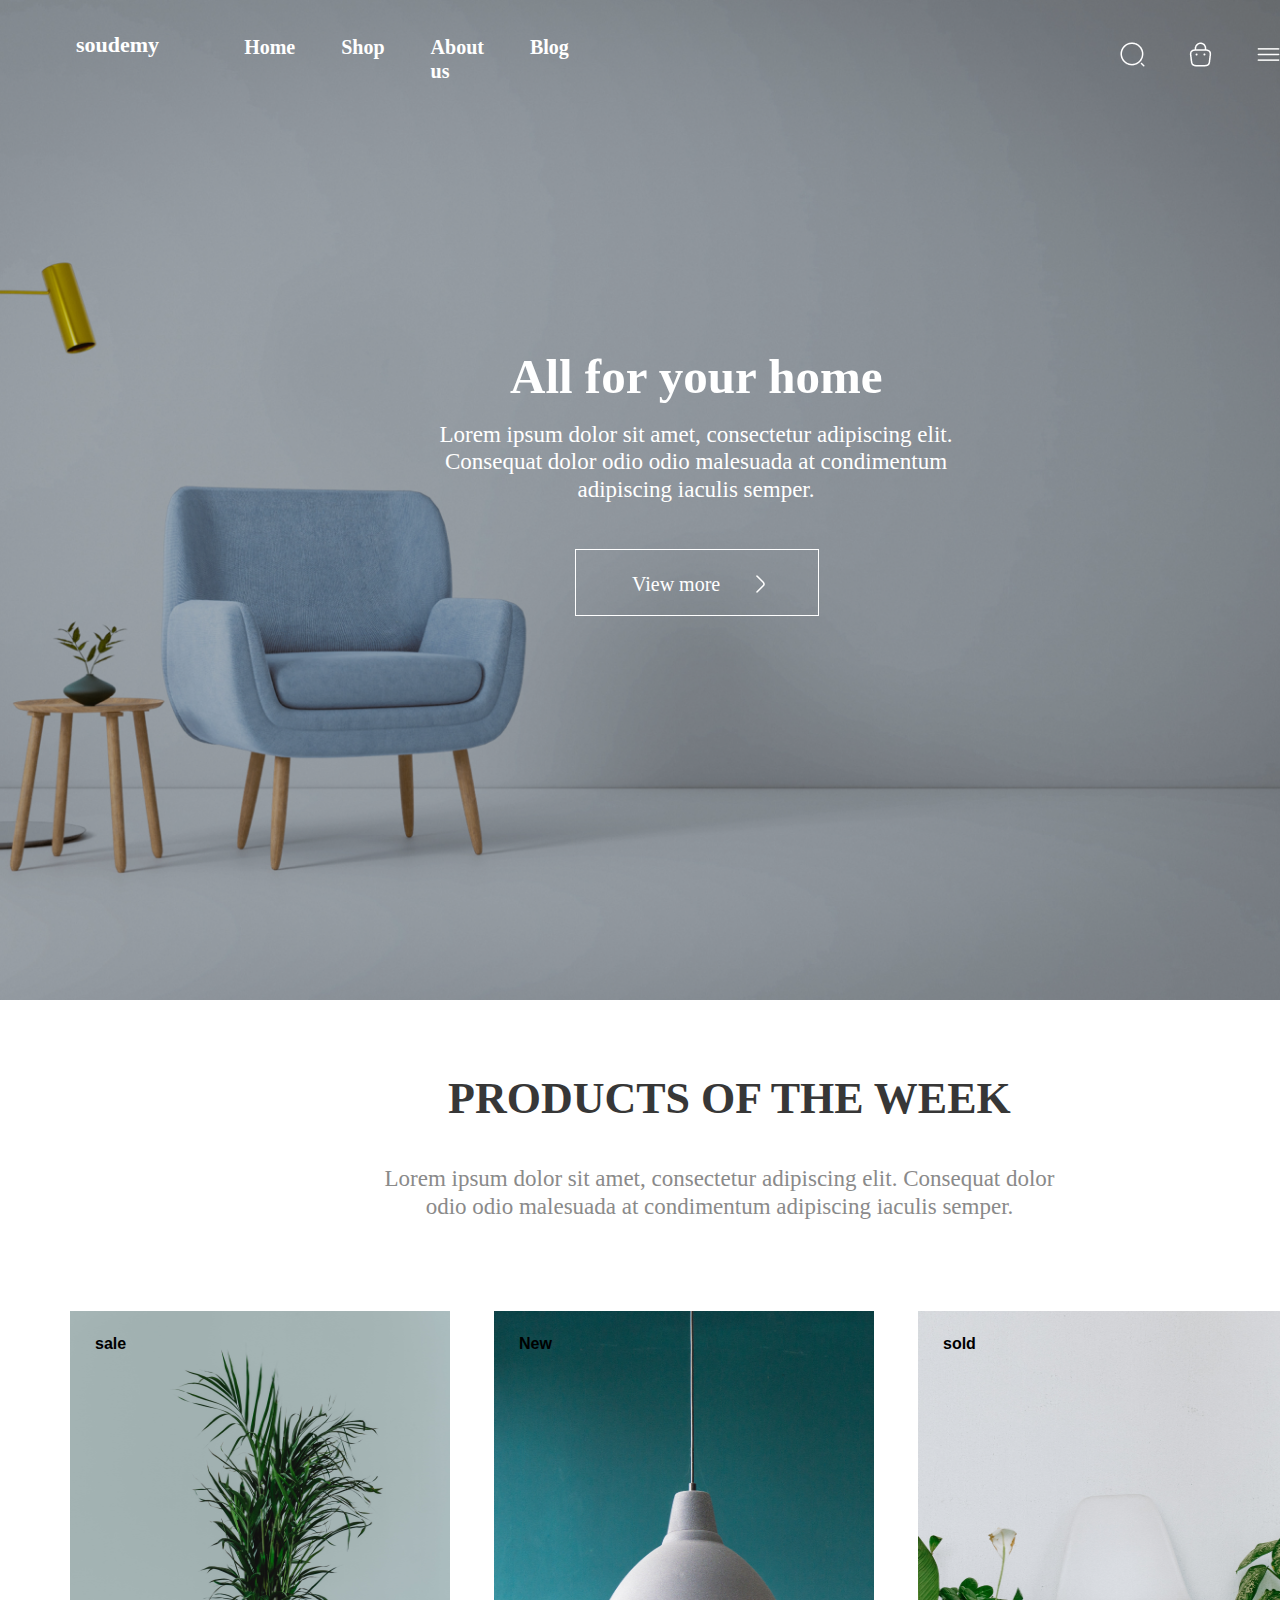
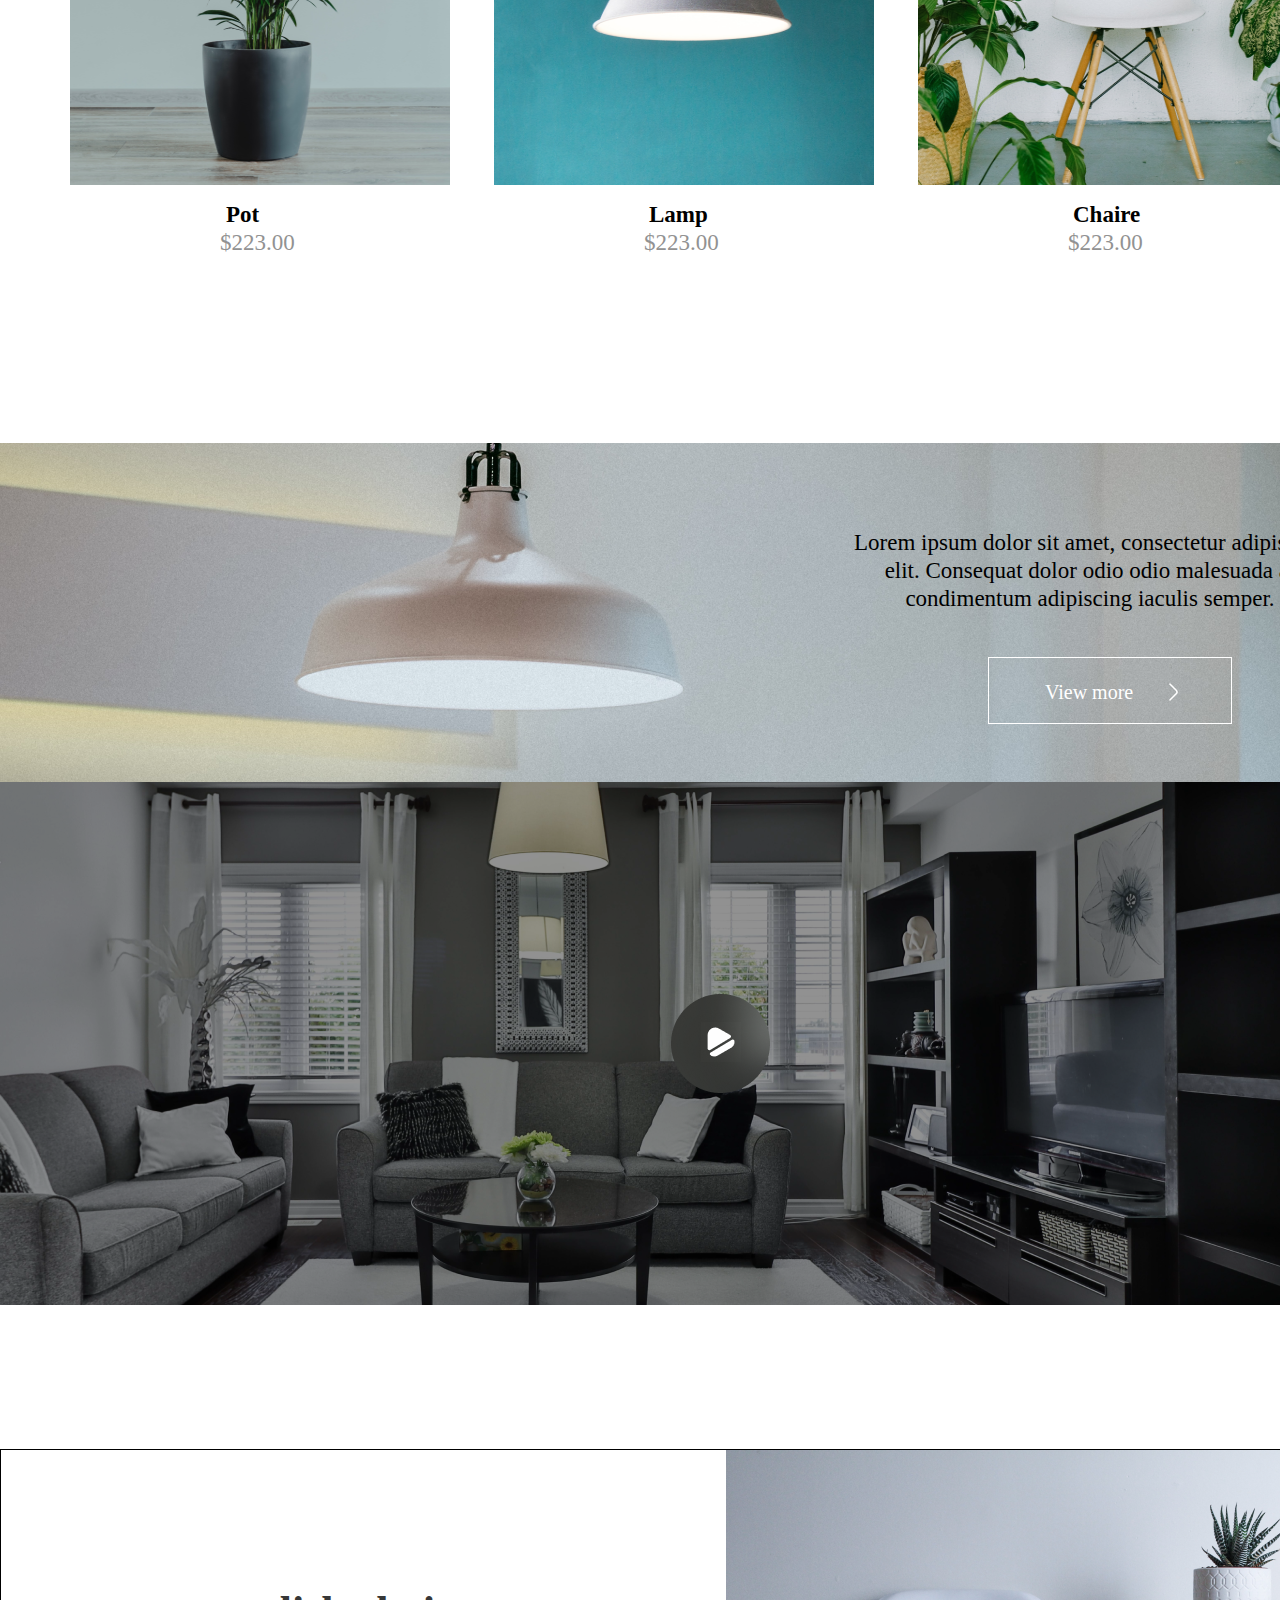
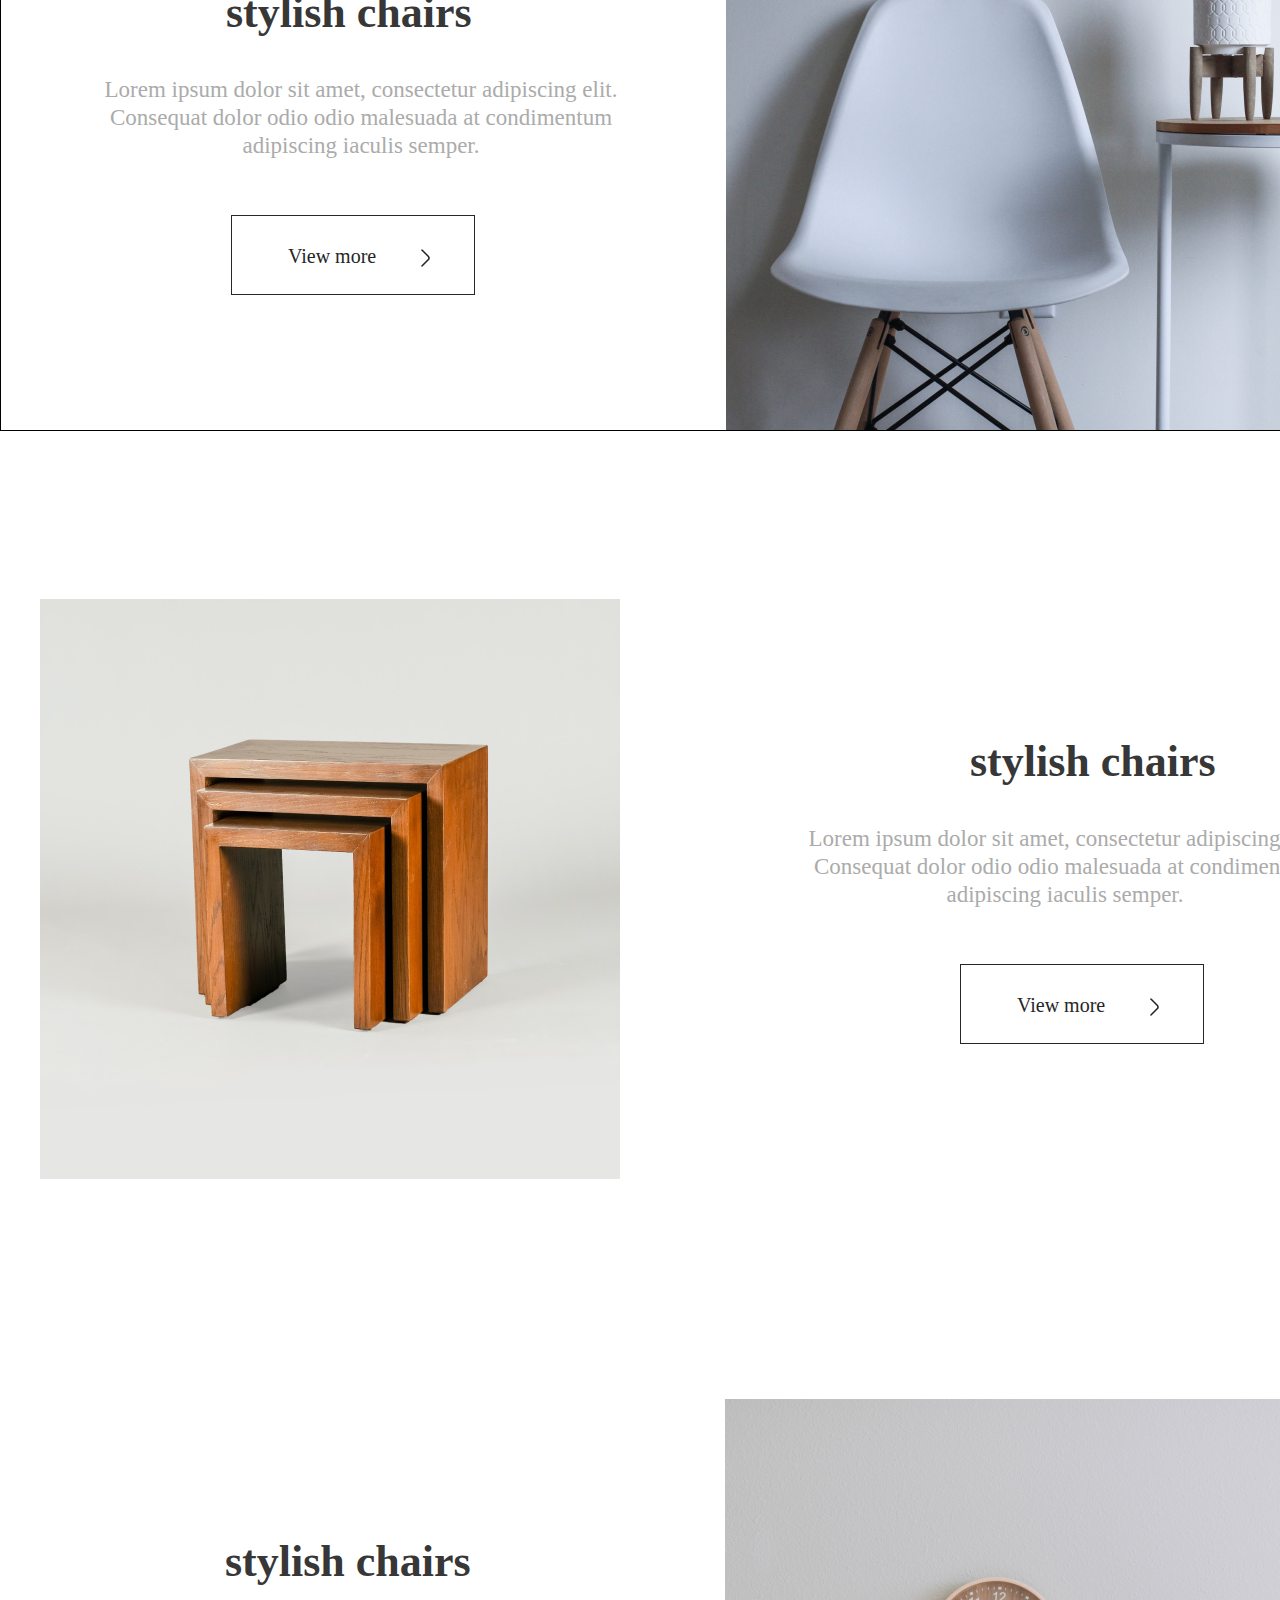
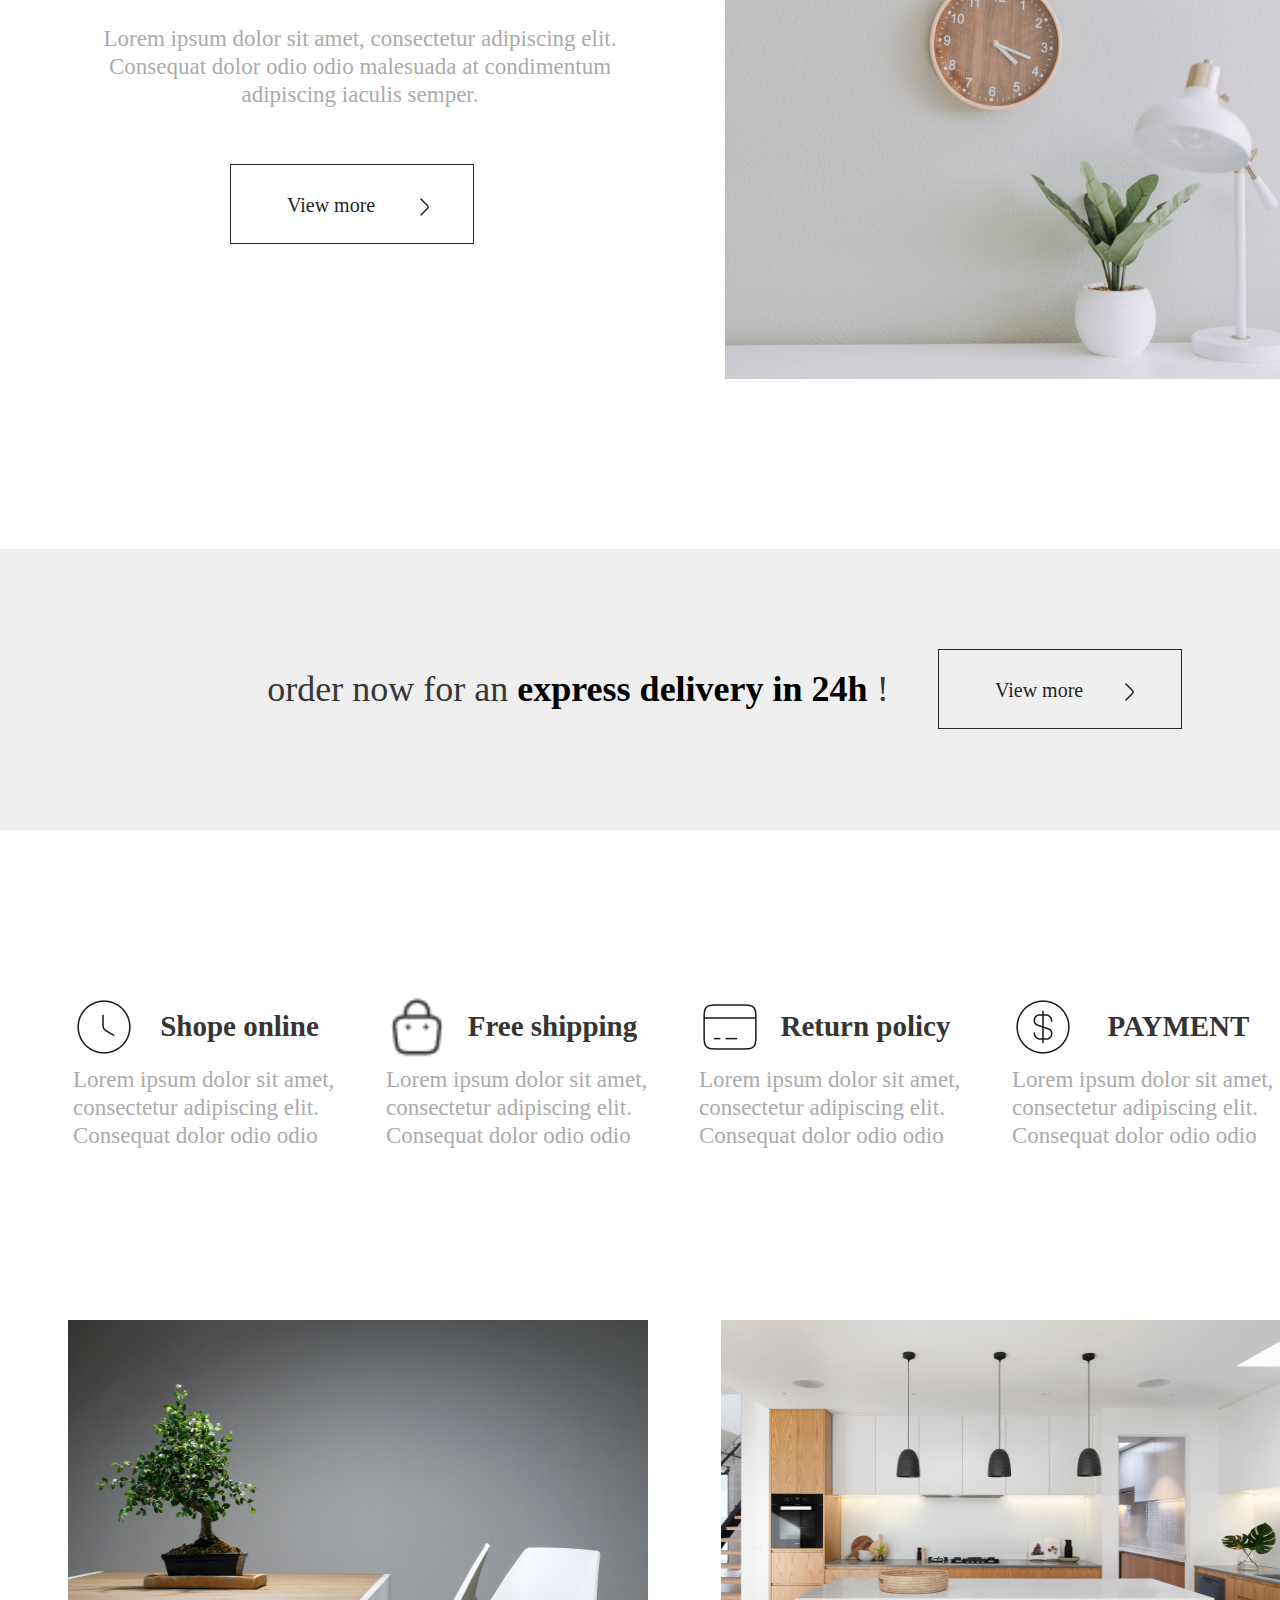
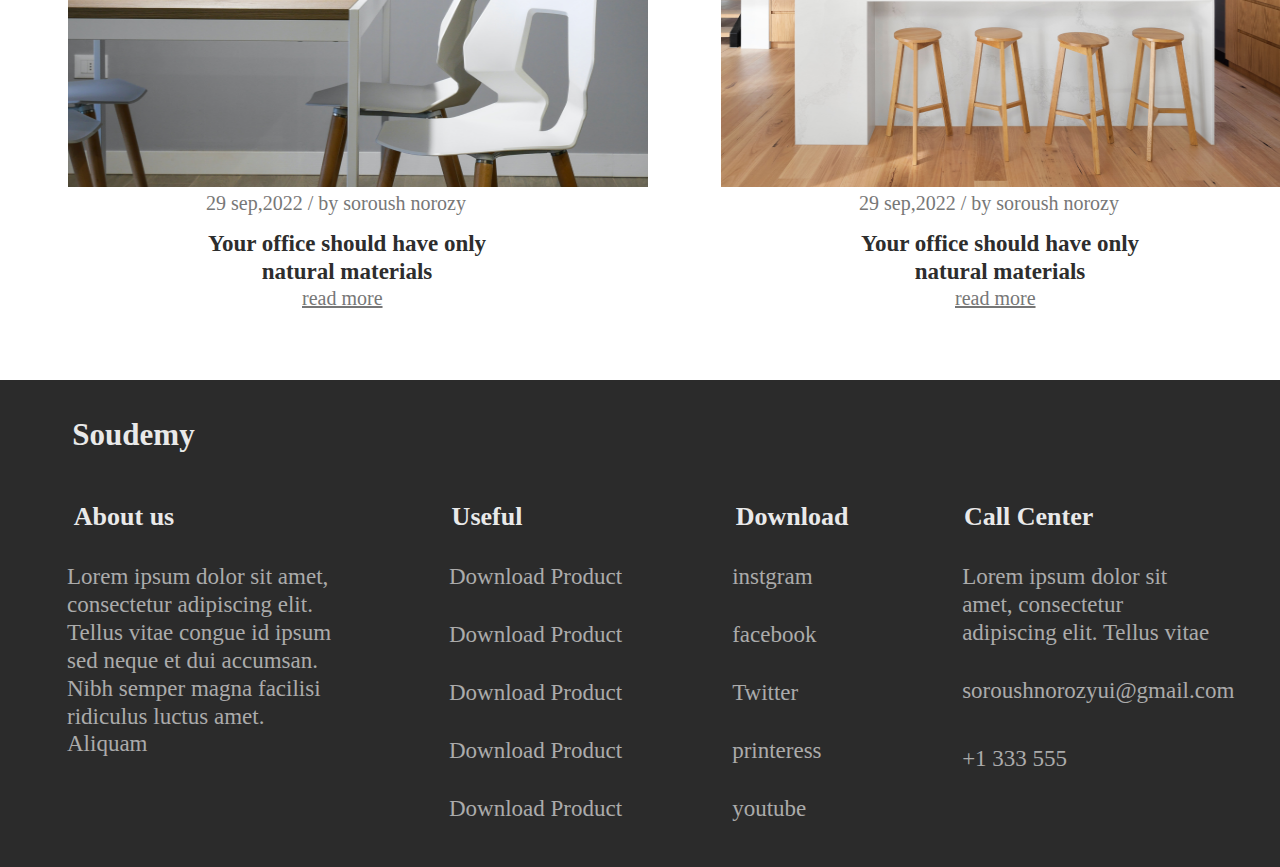
<file: index.html>
<!DOCTYPE html>
<html lang="en">
<head>
    <meta charset="UTF-8">
    <meta name="viewport" content="width=device-width, initial-scale=1.0">
    <title>Furniture website</title>
    <link rel="stylesheet" href="index.css">
</head>
<body>
    <main>
        <header>
            <!-- Navbar content -->
            <nav class="navbar">
                <h4>soudemy</h4>
               <div class="nav">
                 <a href="index.html" class="item">Home</a>
                   <div class="dropdown">
                        <a href="" class="item">Shop</a>
                        <div class="dropdown-content">
                            <a href="shope.html">shope</a>
                        </div>
                    </div>
                    <a href="About.html" class="item">About us</a>
                    <div class="dropdown">
                        <a href="" class="item">Blog</a>
                        <div class="dropdown-content">
                            <a href="bloge.html">blog1</a>
                        </div>
                    </div>
                </div>
                <div class="phonav">
                    <img src="Home/search-normal.png" alt="">
                    <img src="Home/bag-2 (2).png" alt="">
                    <img src="Home/menu.png" alt="">
                </div>
            </nav>
            <div>
                <h1 class="htext">All for your home</h1>
                <p class="parag">
                    Lorem ipsum dolor sit amet, consectetur adipiscing elit.
                     Consequat dolor odio odio malesuada at condimentum
                    adipiscing iaculis semper.
                </p>
                <div class="divbtn">
                    <span>View more</span>
                    <img src="Home/arrow-right.png" alt="#">
                </div>
            </div>
        </header>
        <section class="sec1">
            <h1>PRODUCTS OF THE WEEK</h1>
            <p>
                Lorem ipsum dolor sit amet, consectetur adipiscing elit. Consequat
                dolor odio odio malesuada at condimentum adipiscing iaculis
                semper.   
            </p>
            <div class="cell1">
                <div>
                    <img src="Home/Rectangle 6.png" alt="" class="img">
                    <h4 class="tag">sale</h4> <br>
                    <span id="name">Pot</span> <br>
                    <span id="price">$223.00</span>
                </div>
                <div>
                    <img src="Home/Rectangle 7.png" alt="" class="img">
                    <h4 class="tag">New</h4> <br>
                    <span id="name">Lamp</span> <br>
                    <span id="price">$223.00</span>
                </div>
                <div>
                    <img src="Home/Rectangle 5.png" alt="" class="img">
                    <h4 class="tag">sold</h4> <br>
                    <span id="name">Chaire</span> <br>
                    <span id="price">$223.00</span>
                </div>
            </div>
           
        </section>
        <section class="sec2">
            <p>
                Lorem ipsum dolor sit amet, consectetur adipiscing elit. 
                Consequat dolor odio odio malesuada at condimentum
                 adipiscing iaculis semper.
            </p>
            <div class="divbtn divbtn1">
                <span>View more</span>
                <img src="Home/arrow-right.png" alt="#">
            </div>
        </section>
        <section class="sec3">
            <img src="Home/Ellipse 1.png" alt="">
            <img src="Home/play.png" alt="" id="play">
        </section>
        <section class="sec4">
            <div class="cell2">
               <div class="minicell">
                    <h2>stylish chairs</h2>
                    <p>
                        Lorem ipsum dolor sit amet, consectetur adipiscing elit.
                        Consequat dolor odio odio malesuada at condimentum
                        adipiscing iaculis semper.
                    </p>
                    <div class="divbtn3">
                        <span>View more</span>
                        <img src="Home/arrow-right (3).png" alt="#" id="img">
                    </div>
               </div>
                <img src="Home/Rectangle 11.png" alt="">
            </div>
            <div class="cell3">
                <img src="Home/Rectangle 13.png" alt="">
                <div class="minicell">
                    <h2>stylish chairs</h2>
                    <p>
                        Lorem ipsum dolor sit amet, consectetur adipiscing elit.
                        Consequat dolor odio odio malesuada at condimentum
                        adipiscing iaculis semper.
                    </p>
                    <div class="divbtn3">
                        <span>View more</span>
                        <img src="Home/arrow-right (3).png" alt="#" id="img">
                    </div>
               </div>
            </div>
            <div class="cell4">
                <div class="minicell">
                    <h2>stylish chairs</h2>
                    <p>
                        Lorem ipsum dolor sit amet, consectetur adipiscing elit.
                        Consequat dolor odio odio malesuada at condimentum
                        adipiscing iaculis semper.
                    </p>
                    <div class="divbtn3">
                        <span>View more</span>
                        <img src="Home/arrow-right (3).png" alt="#" id="img">
                    </div>
               </div>
                <img src="Home/Rectangle 15 (1).png" alt="">
            </div>
        </section>
        <section class="sec5">
            <div>
                <p>order now for an <span class="dark">express delivery in 24h</span> !</p>
                <div class="divbtn3">
                    <span>View more</span>
                    <img src="Home/arrow-right (3).png" alt="#" id="img4">
                </div>
            </div>
        </section>
        <section class="sec6">
            <div class="cell5">
               <div>
                    <img src="Home/clock.png" alt="">
                    <span>Shope online</span>
               </div>
                <p>
                    Lorem ipsum dolor sit amet,
                    consectetur adipiscing elit.
                     Consequat dolor odio odio 
                </p>
            </div>
            <div class="cell5">
                <div>
                    <img src="Home/bag-2.png" alt="">
                    <span>Free shipping</span>
                </div>
                <p>
                    Lorem ipsum dolor sit amet,
                    consectetur adipiscing elit.
                     Consequat dolor odio odio 
                </p>
            </div>
            <div class="cell5">
                <div>
                    <img src="Home/card.png" alt="">
                    <span>Return policy</span>
                </div>
                <p>
                    Lorem ipsum dolor sit amet,
                    consectetur adipiscing elit.
                     Consequat dolor odio odio 
                </p>
            </div>
            <div class="cell5">
               <div>
                <img src="Home/dollar-circle.png" alt="">
                <span id="">PAYMENT</span>
               </div>
                <p>
                    Lorem ipsum dolor sit amet,
                    consectetur adipiscing elit.
                     Consequat dolor odio odio 
                </p>
            </div>
        </section>
        <section class="sec7">
            <div>
                <img src="Home/Rectangle 20 (1).png" alt="">
                <span>29 sep,2022 / by soroush norozy</span>
                <p>
                    Your office should have only <br>
                    natural materials
                </p>
                <a href="#">read more</a>
            </div>
            <div>
                <img src="Home/Rectangle 19.png" alt="">
                <span>29 sep,2022 / by soroush norozy</span>
                <p>
                    Your office should have only  <br>
                    natural materials
                </p>
                <a href="#">read more</a>
            </div>
        </section>
        <section  class="sec8">
             <img src="Home/quote.png.png" alt="">
             <p>
                Lorem ipsum dolor sit amet, consectetur 
                adipiscing elit. Tellus vitae congue id ipsum
                sed neque et dui accumsan. Nibh semper 
                magna facilisi ridiculus luctus amet. <br>
                 Aliquam 
             </p>
               <span>Soroush norozy </span>
               <h6>Designer</h6>
               <img src="Home/arrow-left.png" alt="#" id="arrow">
               <img src="Home/arrow-right (2).png" alt="" id="arrow-left">
        </section>
        <footer>
            <h6>Soudemy</h6>
            <div class="divcell">
                <div class="cell6">
                    <h5>About us</h5>
                    <p>
                        Lorem ipsum dolor sit 
                        amet, consectetur 
                        adipiscing elit. Tellus vitae 
                        congue id ipsum sed 
                        neque et dui accumsan. 
                        Nibh semper magna facilisi 
                        ridiculus luctus amet. 
                        Aliquam 
                    </p>
                </div>
                <div class="cell7">
                    <h5>Useful</h5>
                    <div id="sm">
                       <span>Download Product</span>
                       <span>Download Product</span>
                       <span>Download Product</span>
                       <span>Download Product</span>
                       <span>Download Product</span>
                    </div>
                </div>
                <div class="cell8">
                    <h5>Download</h5>
                    <p>
                        instgram
                    </p>
                    <div id="sm">
                        <span> facebook</span>
                        <span>Twitter</span>
                        <span> printeress</span>
                        <span>youtube</span>
                   </div>
                </div>
                <div class="cell9">
                    <h5>Call Center</h5>
                    <p>
                        Lorem ipsum dolor sit <br>
                        amet, consectetur <br>
                        adipiscing elit. Tellus vitae 
                    </p>
                    <h6>soroushnorozyui@gmail.com</h6>
                     <h6>+1 333 555</h6>
                </div>
            </div>
        </footer>
    </main>
</body>
</html>
</file>
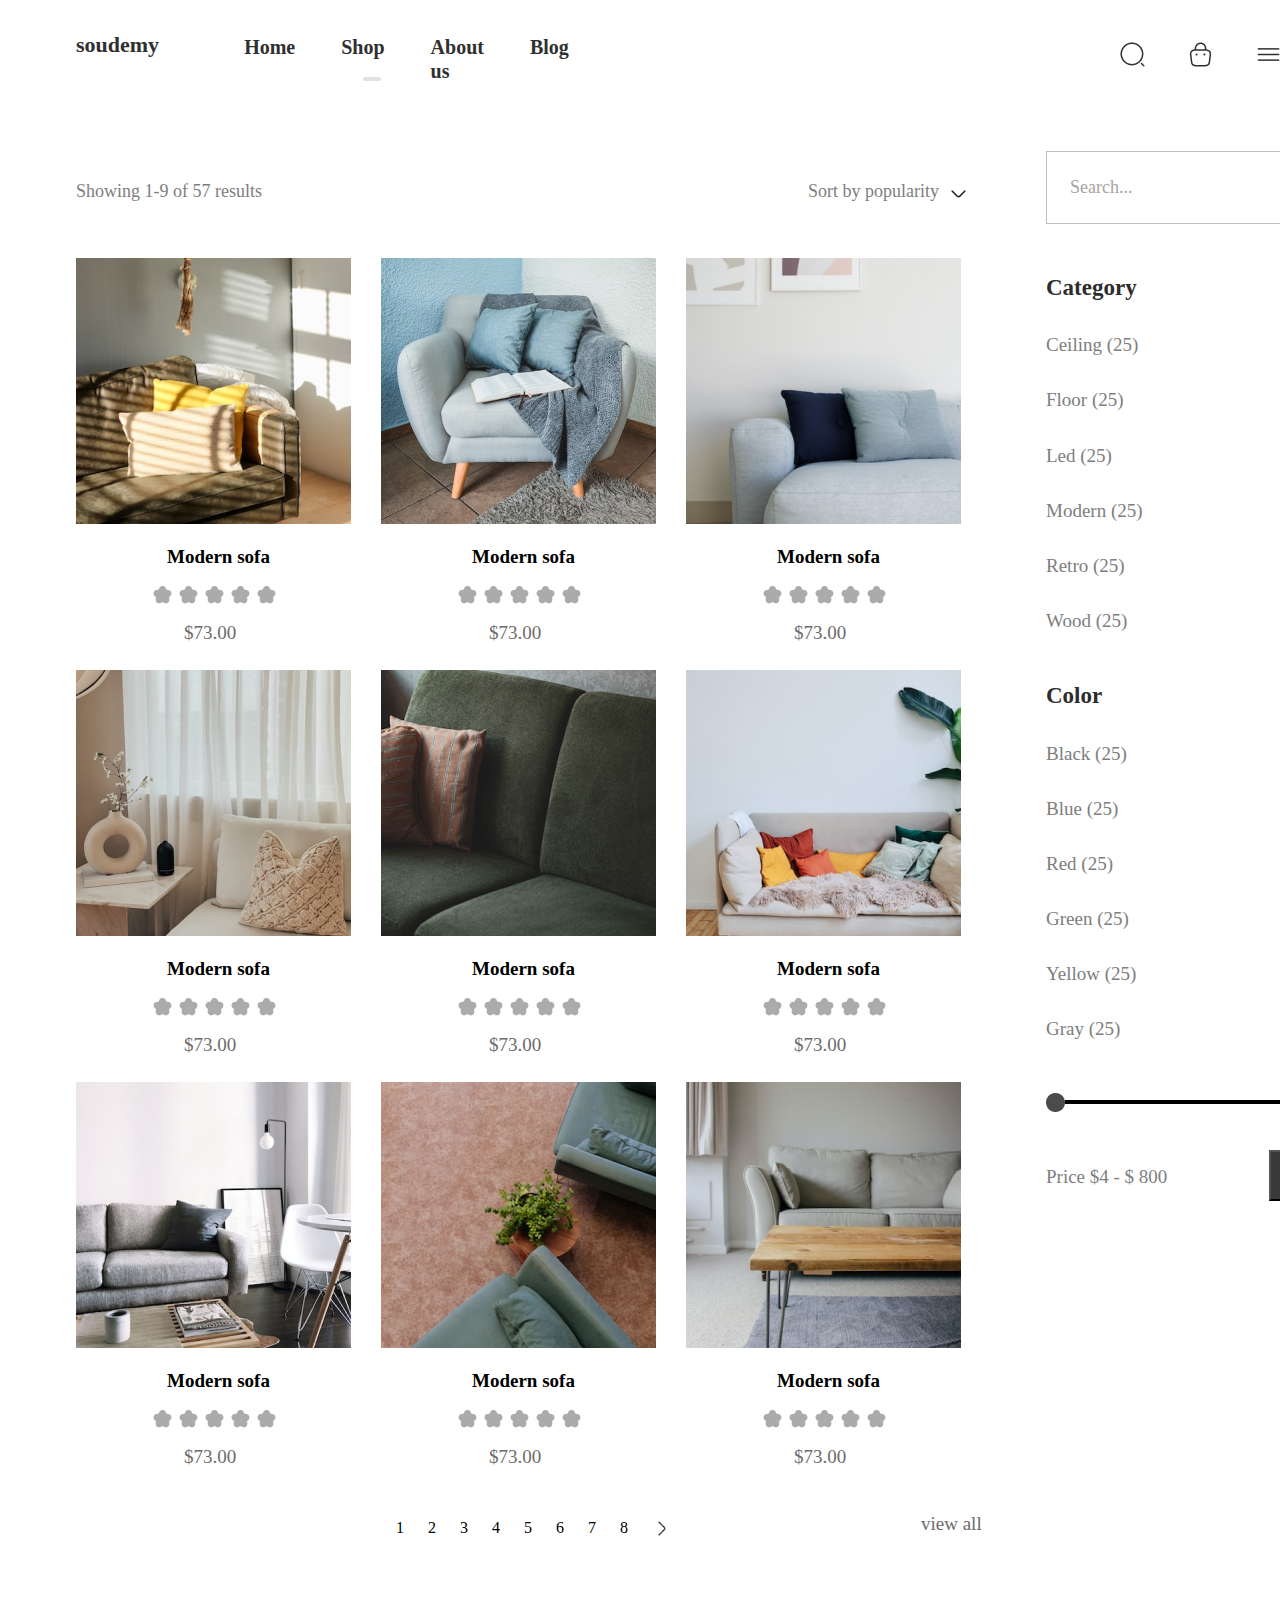
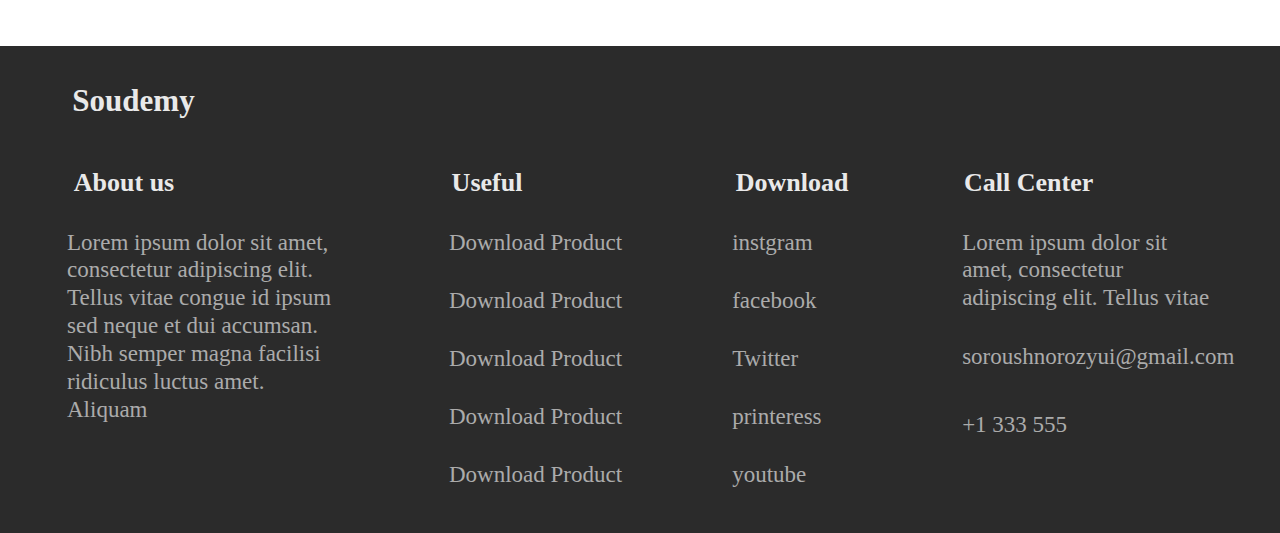
<file: shope.html>
<!DOCTYPE html>
<html lang="en">
<head>
    <meta charset="UTF-8">
    <meta name="viewport" content="width=device-width, initial-scale=1.0">
    <title>shope</title>
    <link rel="stylesheet" href="shope.css">
</head>
<body>
    <header>
        <nav class="navbar">
            <h4>soudemy</h4>
           <div class="nav">
             <a href="index.html" class="item">Home</a>
               <div class="dropdown">
                    <a href="" class="item">Shop</a> <br>
                    <div class="dropdown-content">
                        <a href="shope.html">shope</a>
                    </div>
                </div>
                <a href="About.html" class="item">About us</a>
                <div class="dropdown">
                    <a href="" class="item">Blog</a>
                    <div class="dropdown-content">
                        <a href="bloge.html">blog1</a>
                    </div>
                </div>
            </div>
            <div class="phonav">
                <img src="Shop/search-normal.png" alt="">
                <img src="Shop/bag-2.png" alt="">
                <img src="Shop/menu.png" alt="">
            </div>
        </nav>
        <img src="Shop/Rectangle 23.png" alt="" id="img5">
    </header>
    <main>
        <section>
           <div id="divtext">
                <span id="text">Showing 1-9 of 57 results</span>
                <div>
                    <span  id="text2">Sort by popularity </span>
                    <img src="Shop/arrow-right.png" alt=""> 
                </div>
           </div>
            <div class="sec1">
                <div class="cell1">
                    <img src="Shop/Rectangle 27.png" alt="">
                    <h5>Modern sofa</h5>
                    <div class="star">
                        <img src="Shop/Star 11.png" alt="">
                        <img src="Shop/Star 11.png" alt="">
                        <img src="Shop/Star 11.png" alt="">
                        <img src="Shop/Star 11.png" alt="">
                        <img src="Shop/Star 11.png" alt="">
                    </div>
                    <h6>$73.00</h6>
                </div>
                <div class="cell1">
                    <img src="Shop/Rectangle 28.png" alt="">
                    <h5>Modern sofa</h5>
                    <div class="star">
                        <img src="Shop/Star 11.png" alt="">
                        <img src="Shop/Star 11.png" alt="">
                        <img src="Shop/Star 11.png" alt="">
                        <img src="Shop/Star 11.png" alt="">
                        <img src="Shop/Star 11.png" alt="">
                    </div>
                    <h6>$73.00</h6>
                </div>
                <div class="cell1">
                    <img src="Shop/Rectangle 26 (2).png" alt="">
                    <h5>Modern sofa</h5>
                    <div class="star">
                        <img src="Shop/Star 11.png" alt="">
                        <img src="Shop/Star 11.png" alt="">
                        <img src="Shop/Star 11.png" alt="">
                        <img src="Shop/Star 11.png" alt="">
                        <img src="Shop/Star 11.png" alt="">
                    </div>
                    <h6>$73.00</h6>
                </div>
            </div>
            <div class="sec2">
                <div class="cell1">
                    <img src="Shop/Rectangle 30.png" alt="">
                    <h5>Modern sofa</h5>
                    <div class="star">
                        <img src="Shop/Star 11.png" alt="">
                        <img src="Shop/Star 11.png" alt="">
                        <img src="Shop/Star 11.png" alt="">
                        <img src="Shop/Star 11.png" alt="">
                        <img src="Shop/Star 11.png" alt="">
                    </div>
                    <h6>$73.00</h6>
                </div>
                <div class="cell1">
                    <img src="Shop/Rectangle 31.png" alt="">
                    <h5>Modern sofa</h5>
                    <div class="star">
                        <img src="Shop/Star 11.png" alt="">
                        <img src="Shop/Star 11.png" alt="">
                        <img src="Shop/Star 11.png" alt="">
                        <img src="Shop/Star 11.png" alt="">
                        <img src="Shop/Star 11.png" alt="">
                    </div>
                    <h6>$73.00</h6>
                </div>
                <div class="cell1">
                    <img src="Shop/Rectangle 29.png" alt="">
                    <h5>Modern sofa</h5>
                    <div class="star">
                        <img src="Shop/Star 11.png" alt="">
                        <img src="Shop/Star 11.png" alt="">
                        <img src="Shop/Star 11.png" alt="">
                        <img src="Shop/Star 11.png" alt="">
                        <img src="Shop/Star 11.png" alt="">
                    </div>
                    <h6>$73.00</h6>
                </div>
            </div>
            <div class="sec2">
                <div class="cell1">
                    <img src="Shop/Rectangle 33.png" alt="">
                    <h5>Modern sofa</h5>
                    <div class="star">
                        <img src="Shop/Star 11.png" alt="">
                        <img src="Shop/Star 11.png" alt="">
                        <img src="Shop/Star 11.png" alt="">
                        <img src="Shop/Star 11.png" alt="">
                        <img src="Shop/Star 11.png" alt="">
                    </div>
                    <h6>$73.00</h6>
                </div>
                <div class="cell1">
                    <img src="Shop/Rectangle 34.png" alt="">
                    <h5>Modern sofa</h5>
                    <div class="star">
                        <img src="Shop/Star 11.png" alt="">
                        <img src="Shop/Star 11.png" alt="">
                        <img src="Shop/Star 11.png" alt="">
                        <img src="Shop/Star 11.png" alt="">
                        <img src="Shop/Star 11.png" alt="">
                    </div>
                    <h6>$73.00</h6>
                </div>
                <div class="cell1">
                    <img src="Shop/Rectangle 32.png" alt="">
                    <h5>Modern sofa</h5>
                    <div class="star">
                        <img src="Shop/Star 11.png" alt="">
                        <img src="Shop/Star 11.png" alt="">
                        <img src="Shop/Star 11.png" alt="">
                        <img src="Shop/Star 11.png" alt="">
                        <img src="Shop/Star 11.png" alt="">
                    </div>
                    <h6>$73.00</h6>
                </div>
            </div>
            <div class="page">
                <span>1</span><span>2</span><span>3</span><span>4</span><span>5</span><span>6</span><span>7</span><span>8</span>
                <img src="Shop/arrow-right (3).png" alt="">
            </div>
            <h6 class="view">view all</h6>
        </section>
        <aside>
            <div class="sbar">
                <h5>Search...</h5>
                <img src="Shop/search-normal.png" alt="">
            </div>
            <div id="list">
                <h6 id="cat">Category</h6>
                <span>Ceiling (25)</span>
                <span>Floor (25)</span>
                <span>Led (25)</span>
                <span>Modern (25)</span>
                <span>Retro (25)</span>
                <span>Wood (25)</sapn>
            </div>
            <div id="list">
                <h6 id="cat">Color</h6>
                <span>Black (25)</span>
                <span>Blue (25)</span>
                <span>Red (25)</span>
                <span>Green (25)</span>
                <span>Yellow (25)</span>
                <span>Gray (25)</sapn>
            </div>
            <div class="line">
                <img src="Shop/Ellipse 3.png" alt="" id="ellipse">
                <img src="Shop/Line 1.png" alt="" id="line">
                <img src="Shop/Ellipse 3.png" alt="">
            </div>
            <div class="price">
                <span>Price $4 - $ 800</span>
                <button>Filter</button>
            </div>  
        </aside>
    </main>
    <footer>
        <h6>Soudemy</h6>
        <div class="divcell">
            <div class="cell6">
                <h5>About us</h5>
                <p>
                    Lorem ipsum dolor sit 
                    amet, consectetur 
                    adipiscing elit. Tellus vitae 
                    congue id ipsum sed 
                    neque et dui accumsan. 
                    Nibh semper magna facilisi 
                    ridiculus luctus amet. 
                    Aliquam 
                </p>
            </div>
            <div class="cell7">
                <h5>Useful</h5>
                <div id="sm">
                   <span>Download Product</span>
                   <span>Download Product</span>
                   <span>Download Product</span>
                   <span>Download Product</span>
                   <span>Download Product</span>
                </div>
            </div>
            <div class="cell8">
                <h5>Download</h5>
                <p>
                    instgram
                </p>
                <div id="sm">
                    <span> facebook</span>
                    <span>Twitter</span>
                    <span> printeress</span>
                    <span>youtube</span>
               </div>
            </div>
            <div class="cell9">
                <h5>Call Center</h5>
                <p>
                    Lorem ipsum dolor sit <br>
                    amet, consectetur <br>
                    adipiscing elit. Tellus vitae 
                </p>
                <h6>soroushnorozyui@gmail.com</h6>
                 <h6>+1 333 555</h6>
            </div>
        </div>
    </footer>
</body>
</html>
</file>
<file: index.css>
*{
    padding: 0%;
    margin: 0%;
}
body {
    font-family: Arial, sans-serif;
    margin: 0%;
    padding: 0%;
    background-color: #ffffff;
    }
header{
    background-image: url("Home/Rectangle\ 4.png");
    height: 1000px;
    width: 100%;
    background-position: center;
    background-repeat: no-repeat;
    background-size: cover;
    display: block;
}


.navbar {
     display: flex;
     position: relative;
}
.navbar h4{
    width: 93px;
height: 27px;
margin-block-start: 32px;
margin-inline-start: 76px;
gap: 0px;
opacity: 0px;
font-family: Product Sans;
font-size: 22px;
font-weight: 700;
line-height: 26.69px;
text-align: left;
color: #ffffff;

}

.nav{
    width: Hug (364px)px;
height: Hug (24px)px;
margin-block-start: 35px;
margin-inline-start: 85px;
gap: 46px;
opacity: 0px;
display: flex;
flex-direction: row;
}

.item{
    width: hug(55px)px;
height: Hug (24px)px;
gap: 0px;
opacity: 0px;
    font-family: Product Sans;
font-size: 20px;
font-weight: 700;
line-height: 24.26px;
text-align: left;
color:#ffffff;
text-decoration: none;
}

.item:hover{
    background-color:  #888383;
}

.dropdown{
    position: relative;
    display: inline-block;
}

.dropdown-content {
    display: none;
    position: absolute;
    background-color: #575757;
    min-width: 160px;
    z-index: 1;
}

.dropdown-content a {
    color: white;
    padding: 12px 16px;
    text-decoration: none;
    display: block;
    font-family: Product Sans;
    font-size: 20px;
    font-weight: 700;
    line-height: 24.26px;
}


/* Change color of dropdown links on hover */
.dropdown-content a:hover {
    background-color:  #888383;
}

/* Show the dropdown menu on hover */
.dropdown:hover .dropdown-content {
    display: block;
}

.phonav {
    display: flex;
    flex-direction: row;
    width: Hug (163px)px;
    height:27px;
    margin-inline-start: 550px;
    margin-block-start: 41px;
    gap: 41px;
    opacity: 0px;
}
.phonav img{
    color:#ffffff;
}

.htext{
    width: 494px;
height: 59px;
margin-block-start: 263px;
margin-inline-start: 510px;
gap: 0px;
opacity: 0px;
font-family: Product Sans;
font-size: 49px;
font-weight: 700;
line-height: 59.44px;
text-align: left;
color: #ffffff;
}

.parag{
    width: 584px;
    height: 84px;
    margin-block-start: 15px;
    margin-inline-start: 404px;
    gap: 0px;
    opacity: 0px;
    font-family: Product Sans;
    font-size: 23px;
    font-weight: 400;
    line-height: 27.9px;
    text-align: center;
    color: #ffffff;
}
.divbtn{
width: 242px;
height: 65px;
margin-block-start: 44px;
margin-inline-start: 575px;
gap: 24px;
border: 1px solid #ffffff;
opacity: 0px;
display: flex;
flex-direction: row;
}

.divbtn span{
    width: 92px;
height: 24px;
gap: 0px;
opacity: 0px;
font-family: Product Sans;
font-size: 20px;
font-weight: 400;
line-height: 24.26px;
text-align: left;
color: #ffffff;
margin-inline-start: 56px;
margin-block-start: 22px;
}

.divbtn img {
    width: 24px;
    height: 24px;
    gap: 0px;
    opacity: 0px;
    margin-block-start: 22px;
}

.sec1 h1{
    width: hug(524px)px;
height: 53px;
margin-block-start: 72px;
margin-inline-start: 448px;
gap: 0px;
opacity: 0px;
font-family: Product Sans;
font-size: 44px;
font-weight: 700;
line-height: 53.37px;
text-align: left;
color: #373737;
}

.sec1 p{
    width: 685px;
height: 84px;
margin-block-start: 40px;
margin-inline-start: 377px;
gap: 0px;
opacity: 0px;
font-family: Product Sans;
font-size: 23px;
font-weight: 400;
line-height: 27.9px;
text-align: center;
color: #8A8A8A;
}

.cell1 {
    display: flex;
    flex-direction: row;
    margin-inline-start: 70px;
    gap: 44px;
    position: absolute;
}
.tag{
    position: relative;
    margin-block-start: -450px;
    margin-inline-start: 25px;
}
.img{
    width: 380px;
height: 474px;
margin-block-start: 62px;
gap: 0px;
opacity: 0px;
display: block;
}
#name{
    width: 35px;
    height: 28px;
    margin-block-start: 430px;
    margin-inline-start: 155px;
    gap: 0px;
    opacity: 0px;
    font-family: Product Sans;
    font-size: 23px;
    font-weight: 700;
    line-height: 27.9px;
    text-align: center;
    position: absolute;
}
#price{
    width: 35px;
    height: 28px;
    margin-block-start: 440px;
    margin-inline-start: 150px;
    gap: 0px;
    opacity: 0px;
    font-family: Product Sans;
    font-size: 23px;
    font-weight: 400;
    line-height: 27.9px;
    text-align: center;
    position: absolute;
    color: #929292;

}

.sec2{
    background-image: url('Home/Rectangle\ 8.png');
    background-position: center;
    background-repeat: no-repeat;
    background-size: cover;
    width: 100%;
    height: 339px;
    top: 1981px;
    gap: 0px;
    opacity: 0px;
    display: block;
    margin-block-start: 62px;
    position: absolute;
}

.sec2 p{
    width: 500px;
    height: 84px;
    margin-block-start: 86px;
    margin-inline-start: 840px;
    gap: 0px;
    opacity: 0px;
    font-family: Product Sans;
    font-size: 23px;
    font-weight: 400;
    line-height: 27.9px;
    text-align: center;
    position: relative;
}

.divbtn1{
  margin-inline-start: 988px;
}

.sec3{
    background-image: url('Home/Rectangle\ 10.png');
    background-position: center;
    background-repeat: no-repeat;
    background-size: cover;
    width: 100%;
    height: 523px;
    margin-block-start: 1133px;
    gap: 0px;
    opacity: 0px;
    display: block;
    position: absolute;
}

.sec3 img{
    width: 99px;
    height: 99px;
    margin-block-start: 212px;
    margin-inline-start: 671px;
    gap: 0px;
    opacity: 0px;
    background-color: #FFFFFF03;
    position: absolute;
}
#play{
    width: 40px;
    height: 40px;
    margin-block-start: 240px;
    margin-inline-start: 701px;
    gap: 0px;
    opacity: 0px;
    position: relative;
}
.sec4{
    position: absolute;
    margin-block-start: 1800px;
}
.cell2{
    display: flex;
    flex-direction: row;
    position: absolute;
    gap: 80px;
    border: 1px solid black;
}
.cell3{
    display: flex;
    flex-direction: row;
    position: absolute;
    gap: 110px;
    margin-block-start: 750px;
}
.cell3 img{
    margin-inline-start: 40px;
}

.minicell h2{
    width: 341px;
    height: 53px;
    margin-block-start: 136px;
    margin-inline-start: 225px;
    gap: 0px;
    opacity: 0px;
    font-family: Product Sans;
    font-size: 44px;
    font-weight: 700;
    line-height: 53.37px;
    text-align: left;
    color: #373737;
}

.minicell p{
    width: 570px;
    height: 91px;
    margin-block-start: 37px;
    margin-inline-start: 75px;
    gap: 0px;
    opacity: 0px;
    font-family: Product Sans;
    font-size: 23px;
    font-weight: 400;
    line-height: 27.9px;
    text-align: center;
    color: #ABABAB;
}

.divbtn3{
    display: flex;
    flex-direction: row;
    gap: 23px;
    width: 242px;
    height: 78px;
    border: 1px solid #272727;
    margin-inline-start: 230px;
    margin-block-start: 48px;
}

.divbtn3 span{
    width: 92px;
    height: 24px;
    margin-block-start: 28px;
    margin-inline-start: 56px;
    gap: 0px;
    opacity: 0px;
    color: #252525;
    font-family: Product Sans;
    font-size: 20px;
    font-weight: 400;
    line-height: 24.26px;
    text-align: left;
}

#img{
    width: 24px;
    height: 24px;
    margin-block-start: 30px;
    margin-inline-start: 10px;
}

.minicell img{
    width: 450px;
    height: 580px;
    gap: 0px;
    opacity: 0px;
}

.cell3 p{
    margin-inline-start: 50px;
}

.cell3 h2{
    margin-inline-start: 240px;
}

.cell3 .divbtn3{
    margin-inline-start: 230px;
}

.cell4{
    display: flex;
    flex-direction: row;
    position: absolute;
    gap: 80px;
    margin-block-start: 1550px;
}

.sec5{
    width: 100%;
    height: 281px;
    margin-block-start: 4100px;
    gap: 0px;
    opacity: 0px;
    background-color:#EFEFEF;
    display: block;
}

.sec5 div{
    display: flex;
    flex-direction: row;
    gap: 0px;
}

.sec5 p{
    width: 680px;
    height: 44px;
    margin-block-start: 119px;
    margin-inline-start: 238px;
    gap: 0px;
    opacity: 0px;
    font-family: Product Sans;
    font-size: 36px;
    font-weight: 400;
    line-height: 43.67px;
    text-align: center;
    color: #373737;
}

.dark{
    font-weight: 700;
    color: #000000;
}

.sec5 .divbtn3{
    margin-block-start: 100px;
    margin-inline-start: 20px;
}

#img4{
    width: 24px;
    height: 24px;
    margin-inline-start: 30px;
    margin-block-start: 30px;
}

.sec6{
    display: flex;
    flex-direction: row;
    position: absolute;
    gap: 33px;
    margin-block-start: 166px;
    margin-inline-start: 73px;
}

.sec6 div{
    width: 280px;
    height: 230px;
}

.cell5 img{
    width: 62px;
    height: 62px;
}

.cell5 div{
    display: flex;
    flex-direction: row;
    gap: 19px;
}
.cell5 span{
    width: 171px;
    height: 35px;
    margin-block-start: 13px;
    gap: 0px;
    opacity: 0px;
    display: inline;
    font-family: Product Sans;
    font-size: 29px;
    font-weight: 700;
    line-height: 35.18px;
    text-align: center;
    color: #353535;
}

.cell5 p{
    width: 307px;
    height: 168px;
    margin-block-start: -160px;
    gap: 0px;
    opacity: 0px;
    font-family: Product Sans;
    font-size: 23px;
    font-weight: 400;
    line-height: 27.9px;
    text-align: left;
    color: #ABABAB;
    position: absolute;
}

.sec7{
    display: flex;
    flex-direction: row;
    position: absolute;
    gap: 5px;
}

.sec7 div{
    width: 580px;
    height: 600px;
    margin-block-start: 490px;
    margin-inline-start: 68px;
    gap: 0px;
    opacity: 0px;

}

.sec7 img {
    width: 580px;
    height: 467px;
}

.sec7 span{
    width: 281px;
    height: 24px;
    margin-block-start: 36px;
    margin-inline-start: 138px;
    gap: 0px;
    opacity: 0px;
    font-family: Product Sans;
    font-size: 20px;
    font-weight: 400;
    line-height: 24.26px;
    text-align: center;
    color: #777777;

}

.sec7 p{
    width: 358px;
    height: 56px;
    margin-block-start: 15px;
    margin-inline-start: 100px;
    gap: 0px;
    opacity: 0px;
    font-family: Product Sans;
    font-size: 23px;
    font-weight: 700;
    line-height: 27.9px;
    text-align: center;
    color: #2D2D2D;
}

.sec7 a{
    width: 89px;
    height: 24px;
    margin-block-start: 26px;
    margin-inline-start: 234px;
    gap: 0px;
    opacity: 0px;
    font-family: Product Sans;
    font-size: 20px;
    font-weight: 400;
    line-height: 24.26px;
    text-align: center;
    color: #777777;
}

.sec8{
     width: 100%;
    height: 391px;
    margin-block-start: 1179px;
    gap: 0px;
    opacity: 0px;
    background-color: #EFEFEF;
    position: absolute;
}

.sec8 img{
    width: 51px;
    height: 45px;
    margin-block-start: 20px;
    margin-inline-start: 701px;
    gap: 0px;
    opacity: 0px;
}

.sec8 p{
    width: 434px;
    height: 200px;
    margin-block-start: 15px;
    margin-inline-start: 503px;
    gap: 0px;
    opacity: 0px;
    font-family: Product Sans;
    font-size: 23px;
    font-weight: 400;
    line-height: 27.9px;
    text-align: center;
    color: #ABABAB;
}

.sec8 span{
    width: 152px;
    height: 25px;
    margin-block-start: 20px;
    margin-inline-start: 651px;
    gap: 0px;
    opacity: 0px;
    font-family: Product Sans;
    font-size: 21px;
    font-weight: 700;
    line-height: 25.47px;
    text-align: center;
    color: #2E2E2E;

}

.sec8 h6{
    font-family: Product Sans;
    font-size: 15px;
    font-weight: 400;
    line-height: 18.2px;
    text-align: center;
    width: 59px;
    height: 18px;
    margin-block-start: 12px;
    margin-inline-start: 697px;
    gap: 0px;
    opacity: 0px;
}

#arrow{
    width: 55px;
    height: 55px;
    margin-block-start: -168px;
    margin-inline-start: 1250px;
    gap: 0px;
    opacity: 0px;
    display: flex;
}
#arrow-left{
    width: 55px;
    height: 55px;
    margin-block-start: -50px;
    margin-inline-start: 40px;
    gap: 0px;
    opacity: 0px;
    display: flex;
}

footer{
    width: 100%;
    height: 487px;
    margin-block-start: 1150px;
    gap: 0px;
    opacity: 0px;
    position: absolute;
    background-color: #2b2b2b;
}
footer h6{
    width: 133px;
    height: 38px;
    margin-block-start: 36px;
    margin-inline-start: 67px;
    gap: 0px;
    opacity: 0px;
    font-family: Product Sans;
    font-size: 31px;
    font-weight: 700;
    line-height: 37.6px;
    text-align: center;
    color: #E9E9E9;
}

.divcell{
    display: flex;
    flex-direction: row;
    gap: 110px;
}

.cell6 h5{
    width: 110px;
    height: 32px;
    margin-block-start: 47px;
    margin-inline-start: 69px;
    gap: 0px;
    opacity: 0px;
    font-family: Product Sans;
    font-size: 26px;
    font-weight: 700;
    line-height: 31.54px;
    text-align: center;
    color: #E9E9E9;
}

.cell6 p{
    width: 272px;
    height: 243px;
    margin-block-start: 30px;
    margin-inline-start: 67px;
    gap: 0px;
    opacity: 0px;
    font-family: Product Sans;
    font-size: 23px;
    font-weight: 400;
    line-height: 27.9px;
    text-align: left;
    color: #ABABAB;
}
.cell7 h5{
    width: 76px;
    height: 32px;
    margin-block-start: 47px;
    /* margin-inline-start: 511px; */
    gap: 0px;
    opacity: 0px;
    font-family: Product Sans;
    font-size: 26px;
    font-weight: 700;
    line-height: 31.54px;
    text-align: center;
    color: #E9E9E9;
}


.cell8 h5{
    width: 120px;
    height: 32px;
    margin-block-start: 47px;
    /* left: 781px; */
    gap: 0px;
    opacity: 0px;
    font-family: Product Sans;
    font-size: 26px;
    font-weight: 700;
    line-height: 31.54px;
    text-align: center;
    color: #E9E9E9;
}

.cell8 p{
    font-family: Product Sans;
    font-size: 23px;
    font-weight: 400;
    line-height: 27.9px;
    text-align: left;
    width: 89px;
    height: 28px;
    margin-block-start: 30px;
    /* left: 781px; */
    gap: 0px;
    opacity: 0px;
    color: #ABABAB;
}

.cell9 h5{
    width: 133px;
    height: 32px;
    margin-block-start: 47px;
    /* left: 1059px; */
    gap: 0px;
    opacity: 0px;
    font-family: Product Sans;
    font-size: 26px;
    font-weight: 700;
    line-height: 31.54px;
    text-align: center;
    color: #E9E9E9;
}

.cell9 p{
    width: 273px;
    height: 84px;
    margin-block-start: 30px;
    /* left: 1064px; */
    gap: 0px;
    opacity: 0px;
    font-family: Product Sans;
    font-size: 23px;
    font-weight: 400;
    line-height: 27.9px;
    text-align: left;
    color: #ABABAB;
}

.cell9 h6{
    font-family: Product Sans;
    font-size: 23px;
    font-weight: 400;
    line-height: 27.9px;
    text-align: left;
    color: #ABABAB;
    margin-block-start: 30px;
    margin-inline-start: 0px;
}
#sm{
    display: flex;
    flex-direction: column;
}
#sm span{
    font-family: Product Sans;
    font-size: 23px;
    font-weight: 400;
    line-height: 27.9px;
    text-align: left;
    width: hug(89px)px;
    height: 28px;
    margin-block-start: 30px;
    /* left: 781px; */
    gap: 0px;
    opacity: 0px;
    color: #ABABAB;
}
/* 
.menu {
list-style-type: none;
margin: 0;
padding: 0;
display: flex;
}

.menu-item {
position: relative;
}

.menu-item a {
display: block;
color: white;
padding: 14px 20px;
text-decoration: none;
text-align: center;
}

.menu-item a:hover {
background-color: #575757;
}

.dropdown {
display: inline-block;
position: absolute;
min-width: 160px;
z-index: 1;
list-style: none;

}

.dropdown-item a {
color: white;
padding: 12px 16px;
text-decoration: none;
display: block;
text-align: left;
list-style-type: none;
}

.dropdown-item a:hover {
background-color: #575757;
}

.menu-item :lhover .dropdown {
display: block;
} */
</file>
<file: shope.css>
*{
    padding: 0%;
    margin: 0%;
}

body{
    margin: 0%;
    padding: 0%;
    background-color: #ffffff;
}

.navbar {
    display: flex;
    position: relative;
}
.navbar h4{
   width: 93px;
height: 27px;
margin-block-start: 32px;
margin-inline-start: 76px;
gap: 0px;
opacity: 0px;
font-family: Product Sans;
font-size: 22px;
font-weight: 700;
line-height: 26.69px;
text-align: left;
color: #303030;

}

#img5{
    width: 18px;
    height: 4px;
    margin-block-start: -7px;
    margin-inline-start: 363px;
    gap: 0px;
    opacity: 0px;
    position: absolute;
}

.nav{
   width: Hug (364px)px;
height: Hug (24px)px;
margin-block-start: 35px;
margin-inline-start: 85px;
gap: 46px;
opacity: 0px;
display: flex;
flex-direction: row;
}

.item{
   width: hug(55px)px;
height: Hug (24px)px;
gap: 0px;
opacity: 0px;
   font-family: Product Sans;
font-size: 20px;
font-weight: 700;
line-height: 24.26px;
text-align: left;
color: #303030;;
text-decoration: none;
}

.item:hover{
   background-color: #888383;
}

.dropdown{
   position: relative;
   display: inline-block;
}

.dropdown-content {
   display: none;
   position: absolute;
   background-color: #575757;
   min-width: 160px;
   z-index: 1;
}

.dropdown-content a {
   color: white;
   padding: 12px 16px;
   text-decoration: none;
   display: block;
   font-family: Product Sans;
   font-size: 20px;
   font-weight: 700;
   line-height: 24.26px;
}


/* Change color of dropdown links on hover */
.dropdown-content a:hover {
   background-color:  #888383;
}

/* Show the dropdown menu on hover */
.dropdown:hover .dropdown-content {
   display: block;
}

.phonav {
   display: flex;
   flex-direction: row;
   width: Hug (163px)px;
   height:27px;
   margin-inline-start: 550px;
   margin-block-start: 41px;
   gap: 41px;
   opacity: 0px;
}
.phonav img{
   color:#ffffff;
}

main{
    display: flex;
    flex-direction: row;
    gap: 60px;
}

#divtext{
    display: flex;
    flex-direction: row;
    gap: 536px;
    margin-inline-start: 76px;
    margin-block-start: 97px;
}
#divtext div{
    display: flex;
    flex-direction: row;
    gap: 10px;
}
#divtext img{
    width: 19px;
    height: 19px;
    margin-block-start: 3px;
    gap: 0px;
    opacity: 0px;
}

#text{
    width: 196px;
    height: 22px;
    gap: 0px;
    opacity: 0px;
    font-family: Product Sans;
    font-size: 18px;
    font-weight: 400;
    line-height: 21.83px;
    text-align: left;
    color: #7e7e7e;
}
#text2{
    width: hug(139px)px;
    height: 22px;
    gap: 0px;
    opacity: 0px;
    font-family: Product Sans;
    font-size: 18px;
    font-weight: 400;
    line-height: 21.83px;
    text-align: left;
    color: #7e7e7e;
}

.sbar{
    width: 280px;
    height: 71px;
    margin-block-start: 67px;
    gap: 0px;
    border: 1px solid #00000040;
    opacity: 0px;
    display: flex;
    flex-direction: row;
    gap: 150px;
}
.sbar h5{
    width: 67px;
    height: 22px;
    margin-block-start: 25px;
    margin-inline-start: 23px;
    gap: 0px;
    opacity: 0px;
    font-family: Product Sans;
    font-size: 18px;
    font-weight: 400;
    line-height: 21.83px;
    text-align: left;
    color: #A9A3A3;
}
.sbar img{
    margin-block-start: 22px;
    width: 27px;
    height: 27px;
    gap: 0px;
    opacity: 0px;
}

.sec1{
    display: flex;
    flex-direction: row;
    margin-block-start: 55px;
    margin-inline-start: 76px;
    gap: 30px;
}
.cell1 img{
    width: 275px;
    height: 266px;
    gap: 0px;
    opacity: 0px;
}
.cell1 h5{
    width: 110px;
    height: 23px;
    margin-block-start: 17px;
    margin-inline-start: 91px;
    gap: 0px;
    opacity: 0px;
    font-family: Product Sans;
    font-size: 19px;
    font-weight: 700;
    line-height: 23.05px;
    text-align: left;
    color: #000000;
}
.star{
    margin-inline-start: 77px;
    margin-block-start: 17px;
    display: flex;
    flex-direction: row;
    gap: 7px;
}
.star img{
    width: 19px;
    height: 19px;
}
.cell1 h6{
    width: 59px;
    height: 23px;
    margin-block-start: 17px;
    margin-inline-start: 108px;
    gap: 0px;
    opacity: 0px;
    font-family: Product Sans;
    font-size: 19px;
    font-weight: 400;
    line-height: 23.05px;
    text-align: left;
    color: #6B6B6B;
}

.sec2{
    display: flex;
    flex-direction: row;
    margin-block-start: 26px;
    margin-inline-start: 76px;
    gap: 30px;
}
.page{
    width: Hug (289px)px;
    height: Hug (22px)px;
    margin-block-start: 51px;
    margin-inline-start: 396px;
    display: flex;
    flex-direction: row;
    gap: 24px;
    opacity: 0px;
}
.page img{
    width: 19px;
    height: 19px;
    gap: 0px;
    opacity: 0px;
}
.view{
    width: 65px;
    height: 23px;
    margin-block-start: -26px;
    margin-inline-start: 921px;
    gap: 0px;
    opacity: 0px;
    font-family: Product Sans;
    font-size: 19px;
    font-weight: 400;
    line-height: 23.05px;
    text-align: left;
    color: #6B6B6B;
}
#list{
    width: Hug (102px)px;
    height: Hug (358px)px;
    margin-block-start: 50px;
    display: flex;
    flex-direction: column;
    gap: 32px;
    opacity: 0px;
    text-decoration: none;
}
#cat{
    font-family: Product Sans;
    font-size: 23px;
    font-weight: 700;
    line-height: 27.9px;
    text-align: left;
    color: #2d2d2d;
}
#list span{
    font-family: Product Sans;
    font-size: 19px;
    font-weight: 400;
    line-height: 23.05px;
    text-align: left;
    color: #7e7e7e;
    text-decoration: none;
}
.line{
    display: flex;
    flex-direction: row;
    gap: -8px;
    margin-block-start: 53px;
}
#ellipse{
    width: 19px;
    height: 19px;
    gap: 0px;
    opacity: 0px;
}
#line{
    width: 260px;
    height: 4px;
    margin-block-start: 7px;
}
.price{
    display: flex;
    flex-direction: row;
    gap: 90px;
    margin-block-start: 53px;
}
.price span{
    width: 133px;
    height: 23px;
    gap: 0px;
    opacity: 0px;
    font-family: Product Sans;
    font-size: 19px;
    font-weight: 400;
    line-height: 23.05px;
    text-align: left;
    color: #7e7e7e;
}
button{
    padding: 12px 15px;
    margin-block-start: -15px;
    gap: 0px;
    opacity: 0px;
    background-color: #393939;
    color: #f4f4f4;
    font-family: Product Sans;
    font-size: 19px;
    font-weight: 400;
    line-height: 23.05px;
    text-align: left;
}
footer{
    width: 100%;
    height: 487px;
    margin-block-start: 111px;
    gap: 0px;
    opacity: 0px;
    position: absolute;
    background-color: #2b2b2b;
}

footer h6{
    width: 133px;
    height: 38px;
    margin-block-start: 36px;
    margin-inline-start: 67px;
    gap: 0px;
    opacity: 0px;
    font-family: Product Sans;
    font-size: 31px;
    font-weight: 700;
    line-height: 37.6px;
    text-align: center;
    color: #E9E9E9;
}

.divcell{
    display: flex;
    flex-direction: row;
    gap: 110px;
}

.cell6 h5{
    width: 110px;
    height: 32px;
    margin-block-start: 47px;
    margin-inline-start: 69px;
    gap: 0px;
    opacity: 0px;
    font-family: Product Sans;
    font-size: 26px;
    font-weight: 700;
    line-height: 31.54px;
    text-align: center;
    color: #E9E9E9;
}

.cell6 p{
    width: 272px;
    height: 243px;
    margin-block-start: 30px;
    margin-inline-start: 67px;
    gap: 0px;
    opacity: 0px;
    font-family: Product Sans;
    font-size: 23px;
    font-weight: 400;
    line-height: 27.9px;
    text-align: left;
    color: #ABABAB;
}
.cell7 h5{
    width: 76px;
    height: 32px;
    margin-block-start: 47px;
    /* margin-inline-start: 511px; */
    gap: 0px;
    opacity: 0px;
    font-family: Product Sans;
    font-size: 26px;
    font-weight: 700;
    line-height: 31.54px;
    text-align: center;
    color: #E9E9E9;
}


.cell8 h5{
    width: 120px;
    height: 32px;
    margin-block-start: 47px;
    /* left: 781px; */
    gap: 0px;
    opacity: 0px;
    font-family: Product Sans;
    font-size: 26px;
    font-weight: 700;
    line-height: 31.54px;
    text-align: center;
    color: #E9E9E9;
}

.cell8 p{
    font-family: Product Sans;
    font-size: 23px;
    font-weight: 400;
    line-height: 27.9px;
    text-align: left;
    width: 89px;
    height: 28px;
    margin-block-start: 30px;
    /* left: 781px; */
    gap: 0px;
    opacity: 0px;
    color: #ABABAB;
}

.cell9 h5{
    width: 133px;
    height: 32px;
    margin-block-start: 47px;
    /* left: 1059px; */
    gap: 0px;
    opacity: 0px;
    font-family: Product Sans;
    font-size: 26px;
    font-weight: 700;
    line-height: 31.54px;
    text-align: center;
    color: #E9E9E9;
}

.cell9 p{
    width: 273px;
    height: 84px;
    margin-block-start: 30px;
    /* left: 1064px; */
    gap: 0px;
    opacity: 0px;
    font-family: Product Sans;
    font-size: 23px;
    font-weight: 400;
    line-height: 27.9px;
    text-align: left;
    color: #ABABAB;
}

.cell9 h6{
    font-family: Product Sans;
    font-size: 23px;
    font-weight: 400;
    line-height: 27.9px;
    text-align: left;
    color: #ABABAB;
    margin-block-start: 30px;
    margin-inline-start: 0px;
}
#sm{
    display: flex;
    flex-direction: column;
}
#sm span{
    font-family: Product Sans;
    font-size: 23px;
    font-weight: 400;
    line-height: 27.9px;
    text-align: left;
    width: hug(89px)px;
    height: 28px;
    margin-block-start: 30px;
    /* left: 781px; */
    gap: 0px;
    opacity: 0px;
    color: #ABABAB;
}
</file>
